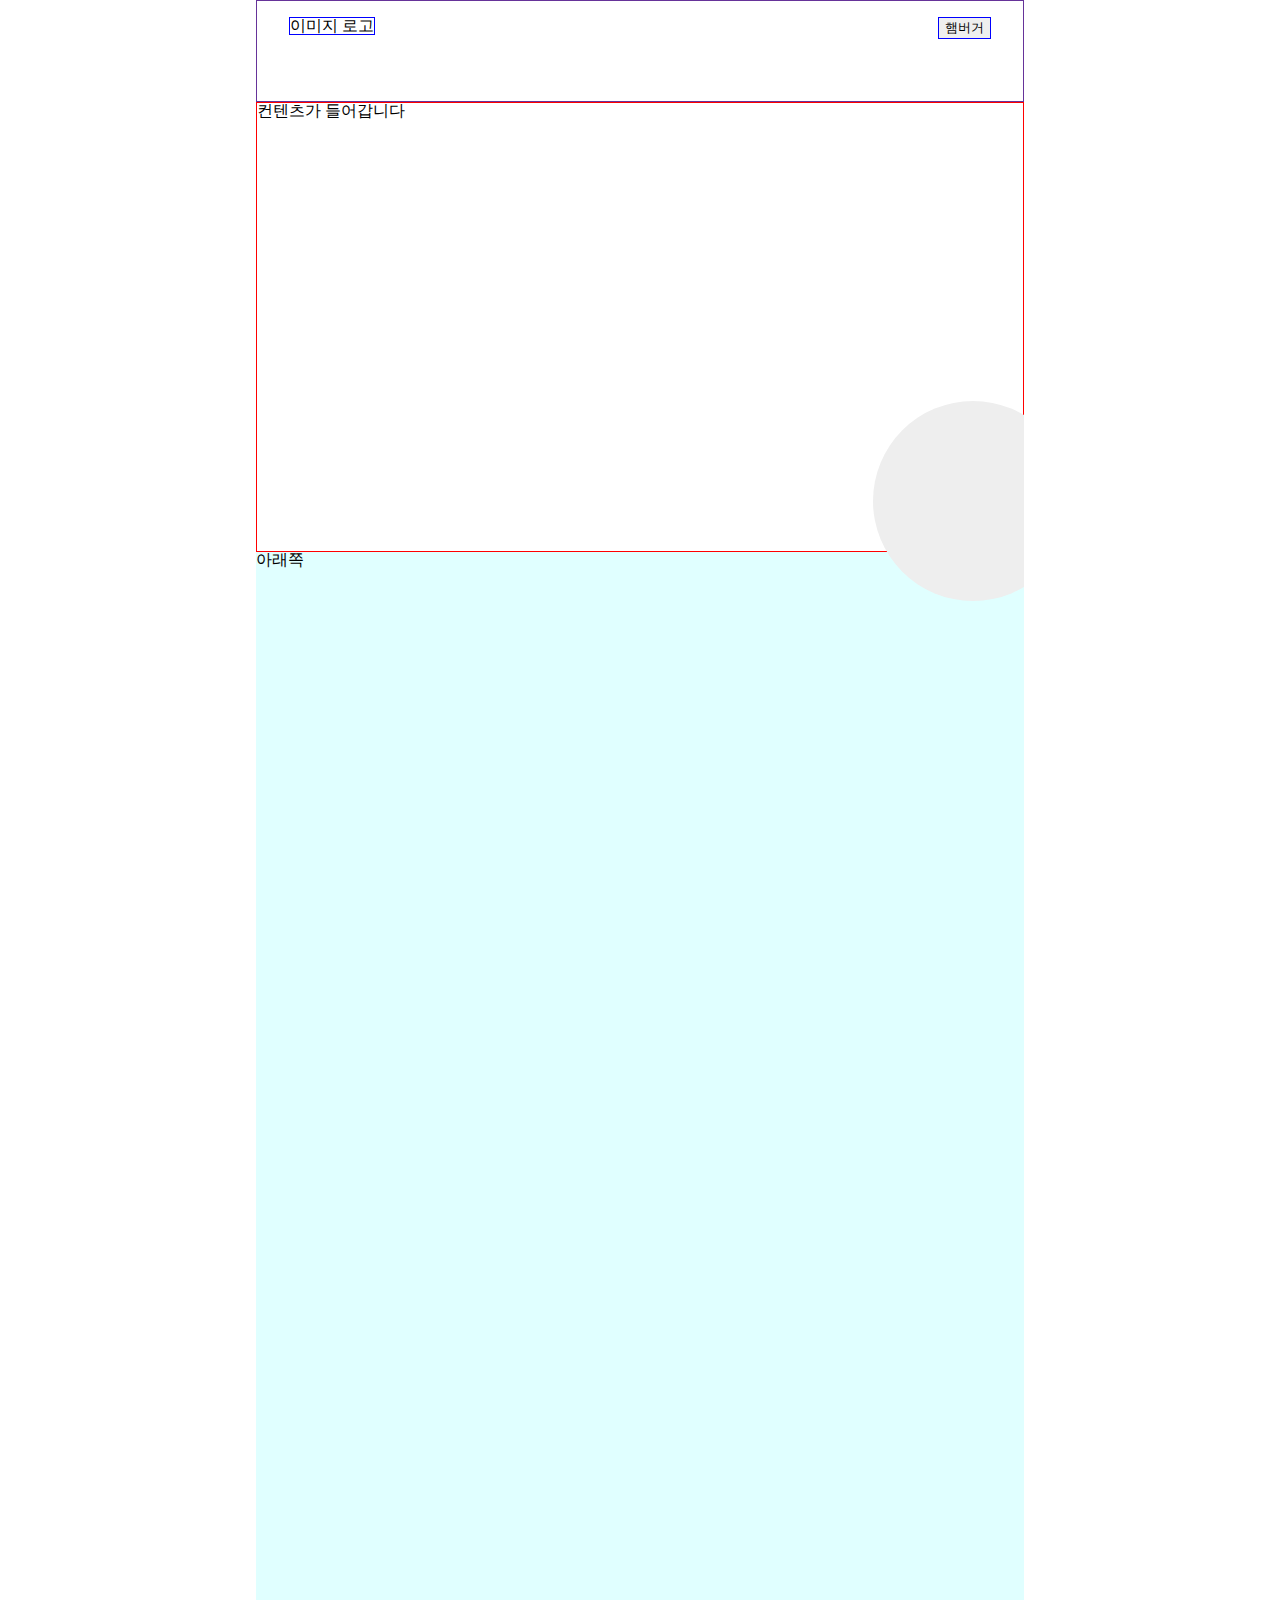
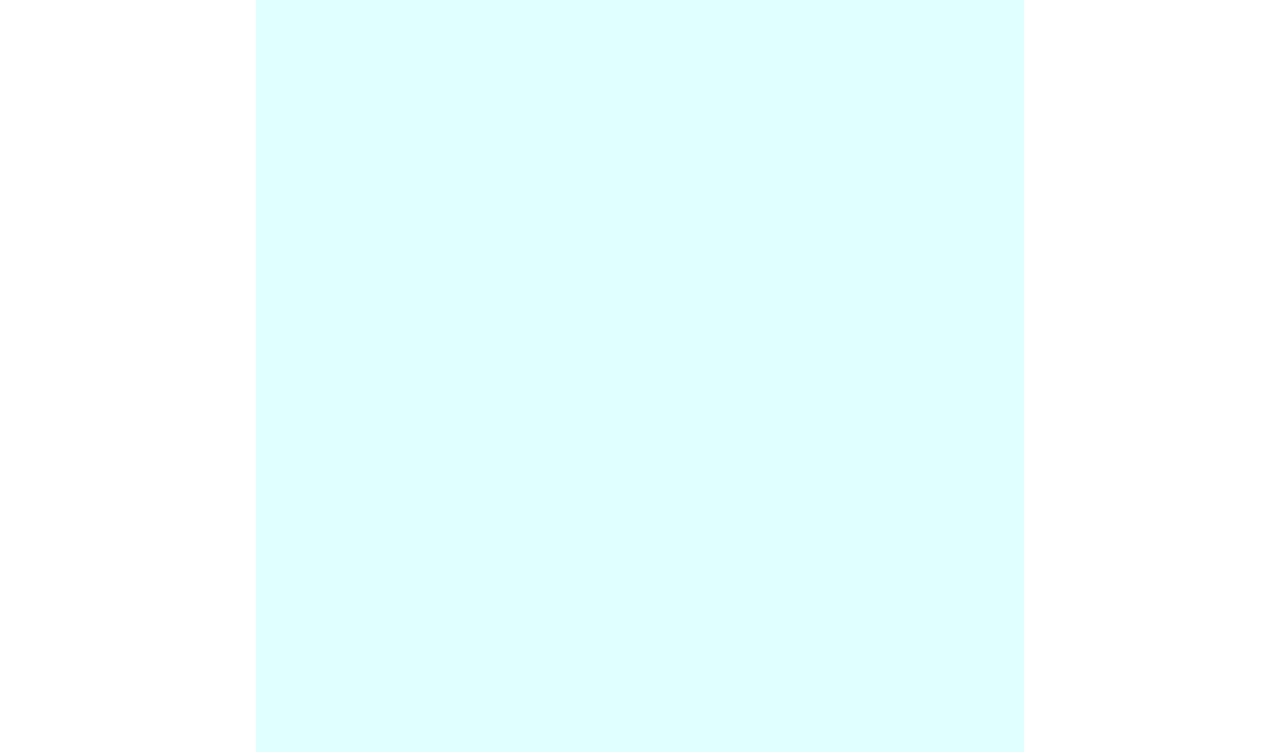
<file: index.html>
<!DOCTYPE html>
<html lang="en">

<head>
    <meta charset="UTF-8">
    <meta http-equiv="X-UA-Compatible" content="IE=edge">
    <meta name="viewport" content="width=device-width, initial-scale=1.0">
    <title>Document</title>
    <link rel="stylesheet" href="reset.css">
    <link rel="stylesheet" href="common.css">
</head>

<body>
    <div class="wrap">
        <header>
            <h1 class="logo">이미지 로고</h1>
            <button class="ham">햄버거</button>
            <nav class="gnb">
                <ul>
                    <li><a href="#">메뉴</a></li>
                </ul>
            </nav>
        </header>
        <section class="sec1">
            컨텐츠가 들어갑니다
        </section>
        <section class="sec2">
            아래쪽
        </section>
    </div>
</body>

</html>
</file>
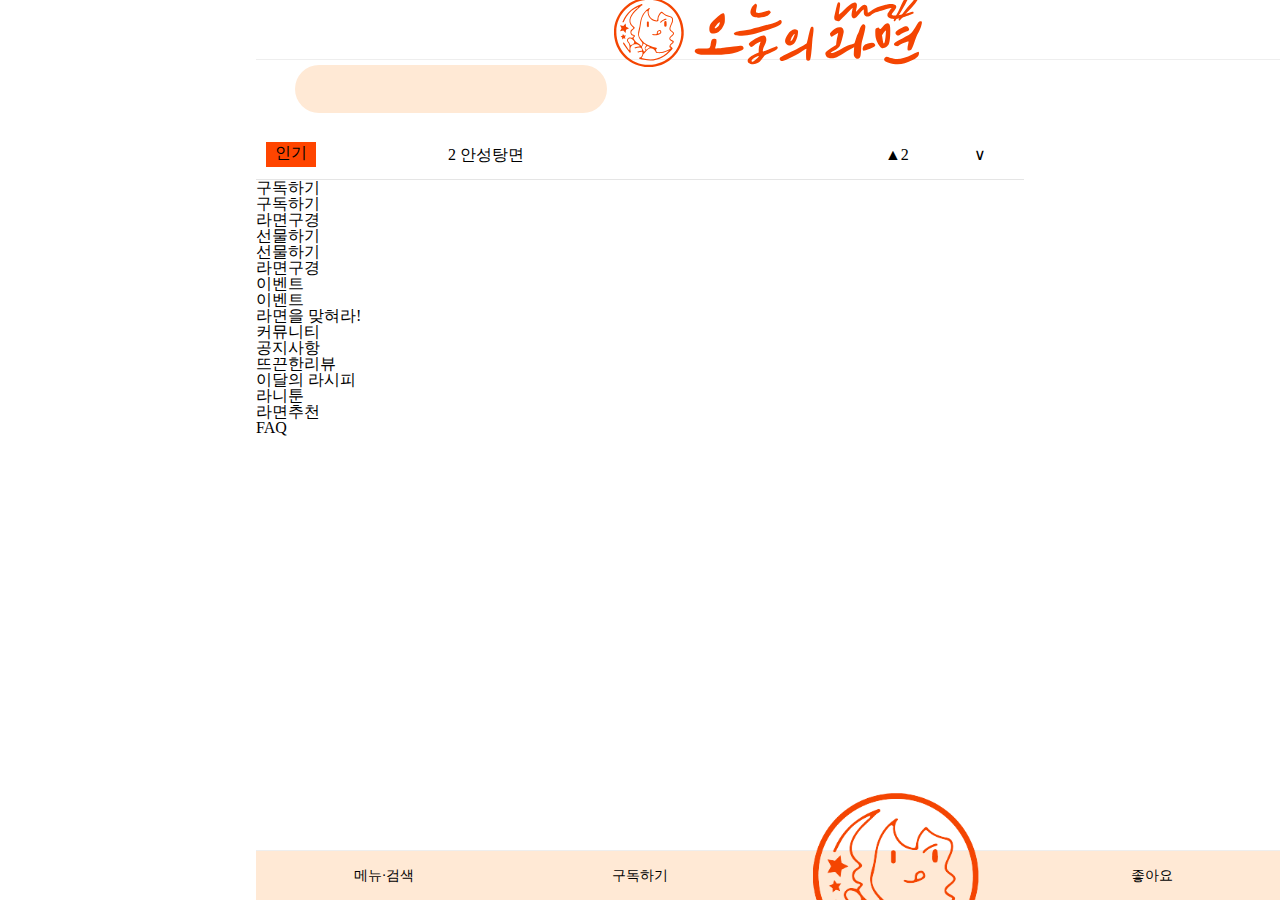
<file: search_menu.html>
<!DOCTYPE html>
<html lang="en">

<head>
    <meta charset="UTF-8">
    <meta http-equiv="X-UA-Compatible" content="IE=edge">
    <meta name="viewport" content="width=device-width, initial-scale=1.0">
    <title>Document</title>
    <link rel="stylesheet" href="./reset.css">
    <link rel="stylesheet" href="https://cdnjs.cloudflare.com/ajax/libs/font-awesome/6.1.1/css/all.min.css"
        integrity="sha512-KfkfwYDsLkIlwQp6LFnl8zNdLGxu9YAA1QvwINks4PhcElQSvqcyVLLD9aMhXd13uQjoXtEKNosOWaZqXgel0g=="
        crossorigin="anonymous" referrerpolicy="no-referrer" />
    <link rel="stylesheet" href="search_menu.css">
</head>

<body>
    <div class="wrap">
        <header>
            <button>
                <i><i class="fa-regular fa-bell"></i></i>
            </button>
            <h1>
                <a href="#"><img src="./img/logo (1).svg" alt="로고" /></a>
            </h1>
            <button>
                <i><i class="fa-solid fa-basket-shopping"></i></i>
            </button>
        </header>
        <nav class="gnb">
            <a href="#">
                <i><i class="fa-solid fa-bars"></i></i>
                <p>메뉴·검색</p>
            </a>
            <a href="#">
                <i><i class="fa-solid fa-tag"></i></i>
                <p>구독하기</p>
            </a>
            <a href="#">
                <img src="./img/logohead.png" alt="" />
            </a>
            <a href="#">
                <i><i class="fa-regular fa-heart"></i></i>
                <p>좋아요</p>
            </a>
            <a href="#">
                <i class="fa-regular fa-user"></i>
                <p>마이페이지</p>
            </a>
        </nav>
        <section class="search_menu">
            <div class="search">
                <a href="#">자세히보기</a>
                <input type="search">
                <i><i class="fa-solid fa-magnifying-glass"></i></i>
            </div>
        </section>
        <section class="rank">
            <span>인기</span>
            <span>2 안성탕면</span>
            <span>▲2</span>
            <span>∨</span>
        </section>

        <section class="main">
            <div>
                <p><strong>구독하기</strong></p>
                <p>구독하기</p>
                <p>라면구경</p>
            </div>
            <div>
                <p><strong>선물하기</strong></p>
                <p>선물하기</p>
                <p>라면구경</p>
            </div>
            <div>
                <p><strong>이벤트</strong></p>
                <p>이벤트</p>
                <p>라면을 맞혀라!</p>
            </div>
            <div>
                <p><strong>커뮤니티</strong></p>
                <p>공지사항</p>
                <p>뜨끈한리뷰</p>
                <p>이달의 라시피</p>
                <p>라니툰</p>
                <p>라면추천</p>
                <p>FAQ</p>
            </div>
        </section>
    </div>
</body>

</html>
</file>
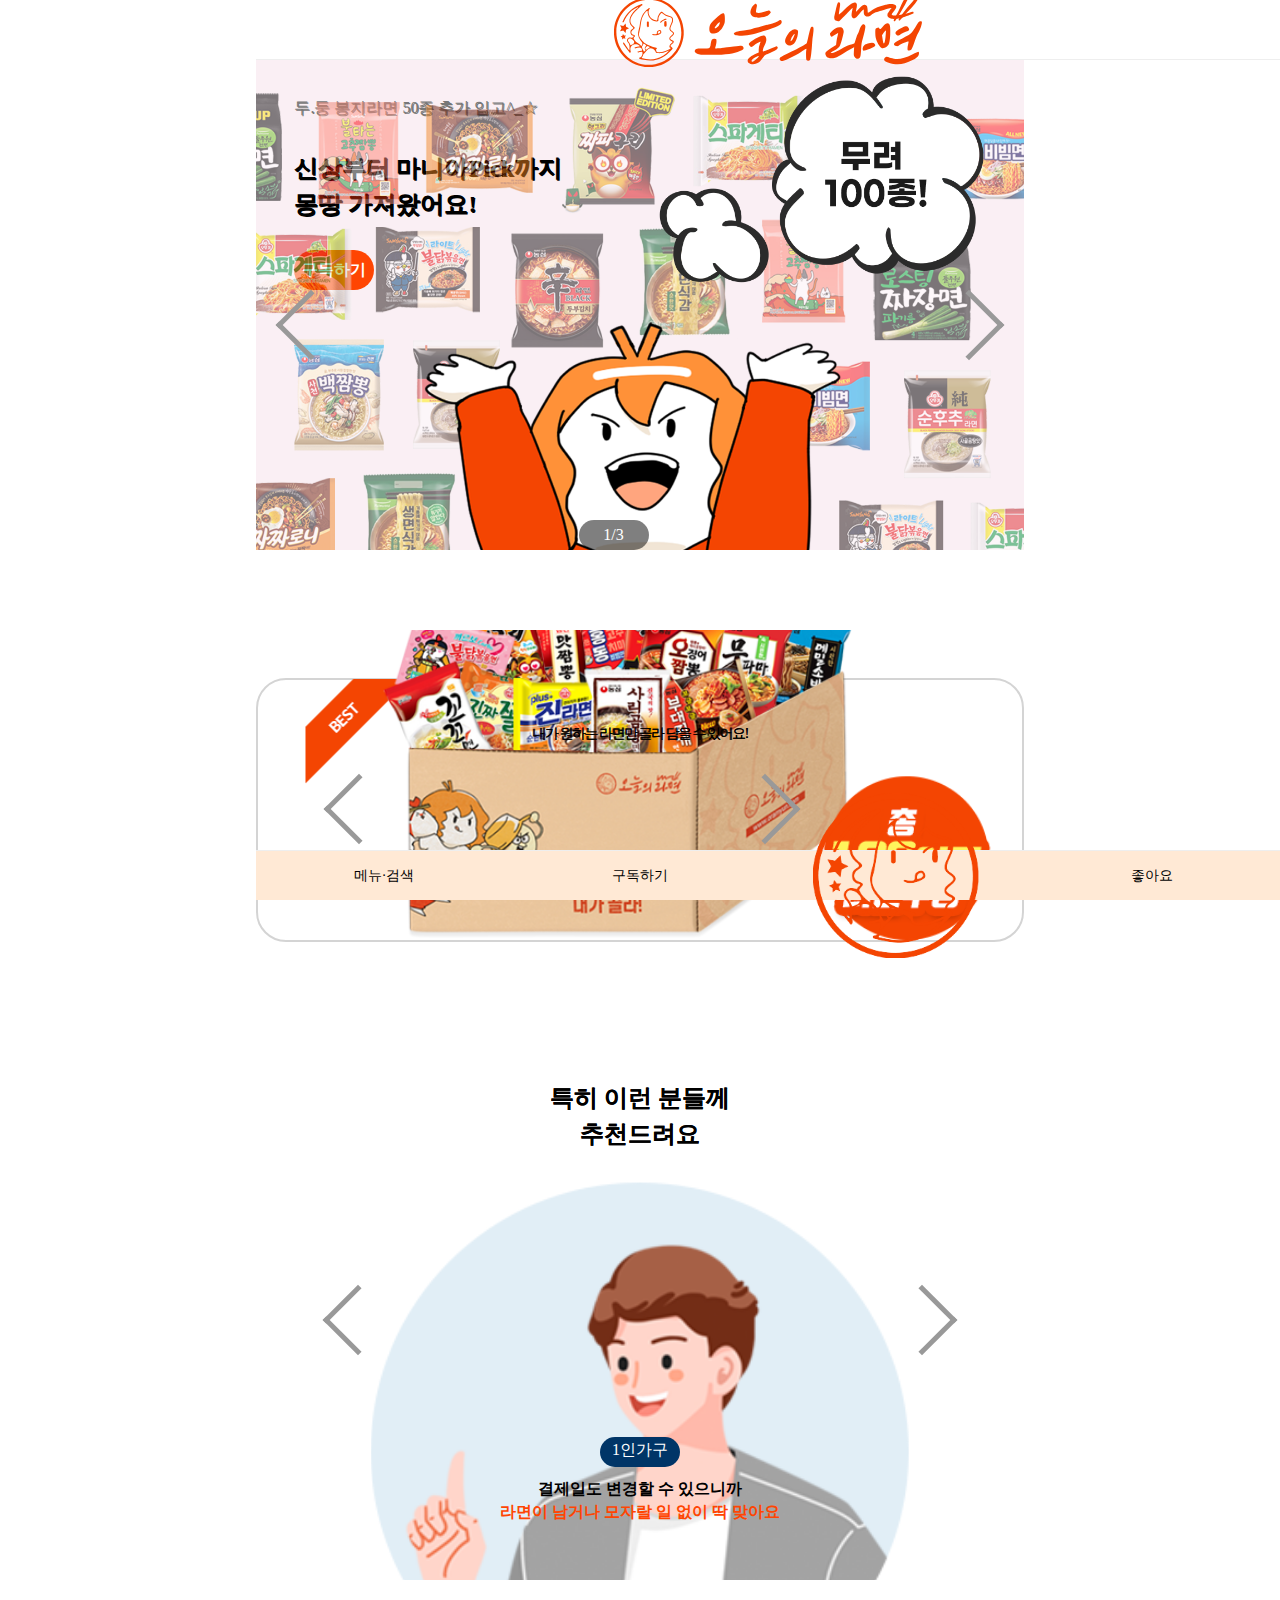
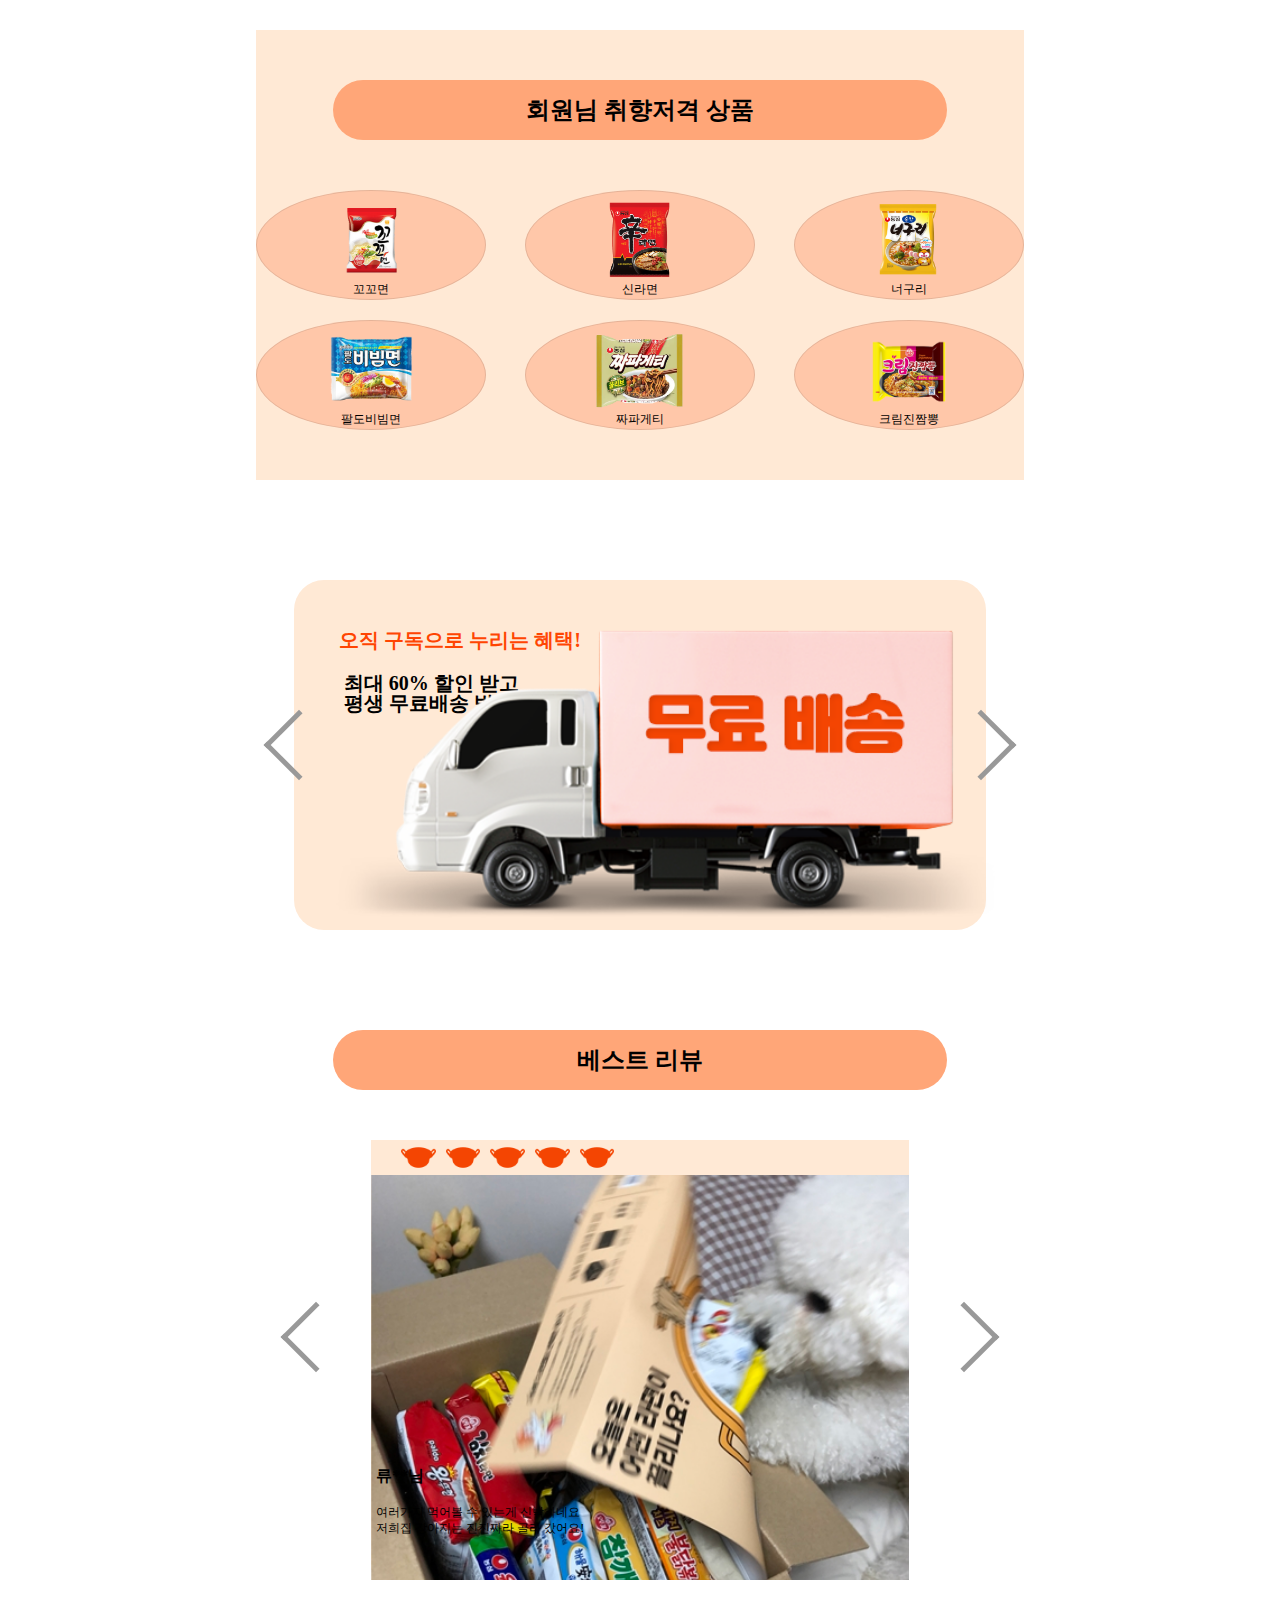
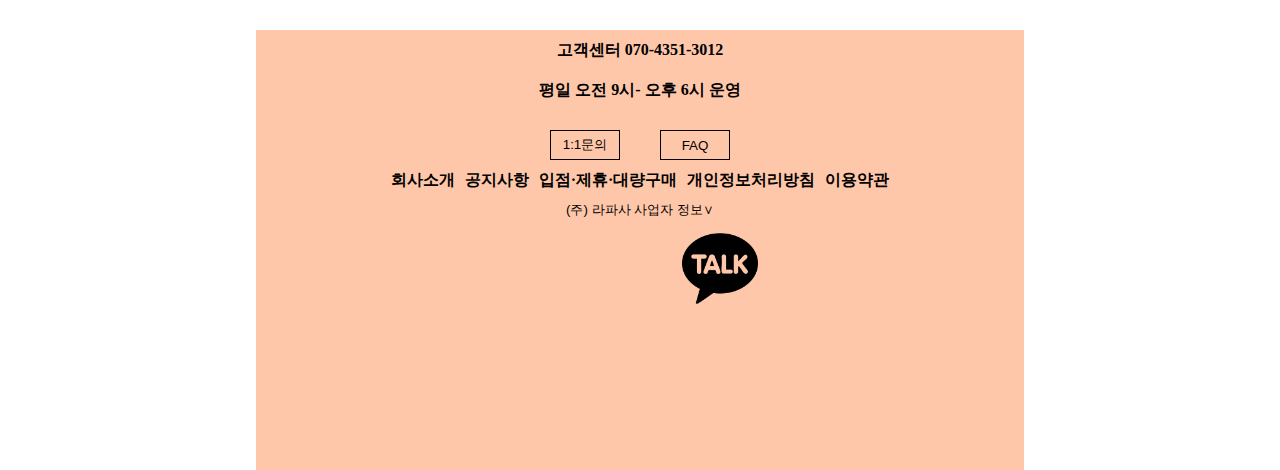
<file: 김무선_오늘의라면_index.html>
<!DOCTYPE html>
<html lang="en">

<head>
  <meta charset="UTF-8" />
  <meta http-equiv="X-UA-Compatible" content="IE=edge" />
  <meta name="viewport" content="width=device-width, initial-scale=1.0" />
  <title>Document</title>
  <link rel="stylesheet" href="reset.css" />
  <link rel="stylesheet" href="https://cdnjs.cloudflare.com/ajax/libs/font-awesome/6.1.1/css/all.min.css"
    integrity="sha512-KfkfwYDsLkIlwQp6LFnl8zNdLGxu9YAA1QvwINks4PhcElQSvqcyVLLD9aMhXd13uQjoXtEKNosOWaZqXgel0g=="
    crossorigin="anonymous" referrerpolicy="no-referrer" />
  <link rel="stylesheet" href="style.css" />
</head>

<body>
  <div class="wrap">
    <header>
      <button>
        <i><i class="fa-regular fa-bell"></i></i>
      </button>
      <h1>
        <a href="#"><img src="./img/logo (1).svg" alt="로고"/></a>
      </h1>
      <button>
        <i><i class="fa-solid fa-basket-shopping"></i></i>
      </button>
    </header>
    <nav class="gnb">
      <a href="#">
        <i><i class="fa-solid fa-bars"></i></i>
        <p>메뉴·검색</p>
      </a>
      <a href="#">
        <i><i class="fa-solid fa-tag"></i></i>
        <p>구독하기</p>
      </a>
      <a href="#">
        <img src="./img/logohead.png" alt="" />
      </a>
      <a href="#">
        <i><i class="fa-regular fa-heart"></i></i>
        <p>좋아요</p>
      </a>
      <a href="#">
        <i class="fa-regular fa-user"></i>
        <p>마이페이지</p>
      </a>
    </nav>
    <section class="event_banner">
      <input type="radio" name="slide" id="slide01" checked />
      <input type="radio" name="slide" id="slide02" />
      <input type="radio" name="slide" id="slide03" />
      <div class="event_slide">
        <ul class="es_list">
          <li>
            <label for="slide03" class="left"></label>
            <label for="slide02" class="right"></label>
            <p>두.둥 봉지라면 50종 추가 입고^_☆</p>
            <p>
              신상부터 마니아Pick까지<br />
              몽땅 가져왔어요!
            </p>
            <a href="#">구독하기</a>
            <img src="./img/100종.png" alt="" />
            <span>1/3</span>
          </li>
          <li>
            <label for="slide01" class="left"></label>
            <label for="slide03" class="right"></label>
            <p>해외라면을 포함한 100여 종 인기라면!</p>
            <p>
              즐겨먹던 라면부터<br />
              궁금했던 라면까지 한 번에
            </p>
            <a href="#">구독하기</a>
            <img src="./img/banner2" alt="" />
            <span>2/3</span>
          </li>
          <li>
            <label for="slide02" class="left"></label>
            <label for="slide01" class="right"></label>
            <!-- <p>혹시...라면 자주 안드시는분!? (;_;)</p>
              <p>
                누구나 부담없이 즐겨요<br />
                5개입 미니박스 출시!
              </p> -->
            <a href="#">구독하기</a>
            <!-- <img src="./img/100종.png" alt="" /> -->
            <span>3/3</span>
          </li>
        </ul>
      </div>
    </section>
    <section class="package_banner">
      <h2>패키지 선택하기</h2>
      <input type="radio" name="slide2" id="slide2_01" checked />
      <input type="radio" name="slide2" id="slide2_02" />
      <input type="radio" name="slide2" id="slide2_03" />
      <input type="radio" name="slide2" id="slide2_04" />
      <input type="radio" name="slide2" id="slide2_05" />
      <!-- <button class="prev">이전</button>
        <button class="next">다음</button> -->
      <div class="package_slide">
        <ul class="package_list">
          <li class="package">
            <label for="slide2_05" class="left"></label>
            <label for="slide2_02" class="right"></label>
            <a href="#">바로가기</a>
            <h3>자유구성</h3>
            <p>내가 원하는 라면만 골라 담을 수 있어요!</p>
            <img src="./img/best.png" alt="" />
            <img src="./img/package1.png" alt="" />
          </li>
          <li class="package">
            <label for="slide2_01" class="left"></label>
            <label for="slide2_03" class="right"></label>
            <a href="#">바로가기</a>
            <h3>컵라면 자유구성</h3>
            <p>물만 부으면 끝! 더 간편하게 즐겨요</p>
            <img src="./img/컵 위.png" alt=""/>
            <img src="./img/컵.svg" alt="" />
          </li>
          <li class="package">
            <label for="slide2_02" class="left"></label>
            <label for="slide2_04" class="right"></label>
            <a href="#">바로가기</a>
            <h3>베지패키지</h3>
            <p>채식으로 건강과 환경을 챙겨요!</p>
            <img src="./img/베지 위.png" alt=""/>
            <img src="./img/베지.svg" alt="" />
          </li>
          <li class="package">
            <label for="slide2_03" class="left"></label>
            <label for="slide2_05" class="right"></label>
            <a href="#">바로가기</a>
            <h3>스테디셀러</h3>
            <p>누구나 즐겨먹는 인기라면을 골랐어요!</p>
            <img src="./img/best.png" alt="" />
            <img src="./img/스테디셀러.svg" alt="" />
          </li>
          <li class="package">
            <label for="slide2_04" class="left"></label>
            <label for="slide2_01" class="right"></label>
            <a href="#">바로가기</a>
            <h3>스파이시 패키지</h3>
            <p>맵부심 모여라! 스트레스가 확 풀리는맛</p>
            <img src="./img/best.png" alt="" />
            <img src="./img/스파이시.svg" alt="" />
          </li>
        </ul>
      </div>
    </section>
    <section class="persona_banner">
      <input type="radio" name="slide3" id="slide3_01" checked />
      <input type="radio" name="slide3" id="slide3_02" />
      <input type="radio" name="slide3" id="slide3_03" />
      <input type="radio" name="slide3" id="slide3_04" />
      <input type="radio" name="slide3" id="slide3_05" />
      <h2>특히 이런 분들께<br />추천드려요</h2>
      <div class="persona_slide">
        <ul class="persona_list">
          <li class="persona">
            <label for="slide3_05" class="left"></label>
            <label for="slide3_02" class="right"></label>
            <img src="./img/페르소나5.svg" alt="" />
            <p>1인가구</p>
            <span>결제일도 변경할 수 있으니까</span>
            <span>라면이 남거나 모자랄 일 없이 딱 맞아요</span>
          </li>
          <li class="persona">
            <label for="slide3_01" class="left"></label>
            <label for="slide3_03" class="right"></label>
            <img src="./img/자취생.svg" alt="" />
            <p>자취생</p>
            <span>5개 묶음은 너무 많은데</span>
            <span>한봉지씩 고를 수 있어 좋아요</span>
          </li>
          <li class="persona">
            <label for="slide3_02" class="left"></label>
            <label for="slide3_04" class="right"></label>
            <img src="./img/페르소나2.svg" alt="" />
            <p>라면광</p>
            <span>안먹어봤던 라면도있네요</span>
            <span>편의점보다 종류가 더 다양해요</span>
          </li>
          <li class="persona">
            <label for="slide3_03" class="left"></label>
            <label for="slide3_05" class="right"></label>
            <img src="./img/페르소나3.svg" alt="" />
            <p>주부</p>
            <span>라면을 자주 먹지 않는데</span>
            <span>세 달에 1회만 배송 받을 수 있네요</span>
          </li>
          <li class="persona">
            <label for="slide3_04" class="left"></label>
            <label for="slide3_01" class="right"></label>
            <img src="./img/페르소나4.svg" alt="" />
            <p>학생</p>
            <span>일주일에 2~3번 라면을 먹는데</span>
            <span>매일 다른 라면을 즐길 수 있어요</span>
          </li>
        </ul>
      </div>
    </section>
    <section class="taste">
      <h2>회원님 취향저격 상품</h2>
      <div class="taste_img">
        <div>
          <a href="#">바로가기</a>
          <img src="./img/꼬꼬면.svg" alt="" />
          <span>꼬꼬면</span>
        </div>
        <div>
          <a href="#">바로가기</a>
          <img src="./img/신라면.svg" alt="" />
          <span>신라면</span>
        </div>
        <div>
          <a href="#">바로가기</a>
          <img src="./img/너구리.svg" alt="" />
          <span>너구리</span>
        </div>
        <div>
          <a href="#">바로가기</a>
          <img src="./img/팔도비빔면.svg" alt="" />
          <span>팔도비빔면</span>
        </div>
        <div>
          <a href="#">바로가기</a>
          <img src="./img/짜파게티.svg" alt="" />
          <span>짜파게티</span>
        </div>
        <div>
          <a href="#">바로가기</a>
          <img src="./img/크림진짬뽕.svg" alt="" />
          <span>크림진짬뽕</span>
        </div>
      </div>
    </section>
    <section class="benefit">
      <input type="radio" name="slide4" id="slide4_01" checked />
      <input type="radio" name="slide4" id="slide4_02" />
      <input type="radio" name="slide4" id="slide4_03" />
      <input type="radio" name="slide4" id="slide4_04" />
      <div class="benefit_slide">
        <ul class="benefit_list">
          <li class="benefit_inner">
            <label for="slide4_04" class="left"></label>
            <label for="slide4_02" class="right"></label>
            <span>오직 구독으로 누리는 혜택!</span>
            <span>최대 60% 할인 받고<br />평생 무료배송 받아요!</span>
            <img src="./img/img_about_bg01.png" alt="" />
          </li>
          <li class="benefit_inner">
            <label for="slide4_01" class="left"></label>
            <label for="slide4_03" class="right"></label>
            <span>당연히 매달 안 드셔도 돼요!</span>
            <span>라면 수량과 배송주기도<br />나에게 맞게 선택해요</span>
            <img src="./img/베니핏2.png" alt="" />
          </li>
          <li class="benefit_inner">
            <label for="slide4_02" class="left"></label>
            <label for="slide4_04" class="right"></label>
            <span>매번 다른 라면으로 먹어봐야죠!</span>
            <span>배송 받을 라면을<br />언제든지 변경해요!</span>
            <img src="./img/베네핏3.png" alt="" />
          </li>
          <li class="benefit_inner">
            <label for="slide4_03" class="left"></label>
            <label for="slide4_01" class="right"></label>
            <span>해외라면을 포함한 100여종 인기라면!</span>
            <span>즐겨먹던 라면부터<br />궁금했던 라면까지 한 번에</span>
            <img src="./img/베네핏4.png" alt="" />
          </li>
        </ul>
      </div>
    </section>
    <section class="review_banner">
      <input type="radio" name="slide5" id="slide5_01" checked />
      <input type="radio" name="slide5" id="slide5_02" />
      <input type="radio" name="slide5" id="slide5_03" />
      <h2>베스트 리뷰</h2>
      <div class="review_slide">
        <ul class="review_list">
          <li class="review">
            <label for="slide5_03" class="left"></label>
            <label for="slide5_02" class="right"></label>
            <div class="score">
              <img src="./img/별점.png" alt="" />
              <img src="./img/별점.png" alt="" />
              <img src="./img/별점.png" alt="" />
              <img src="./img/별점.png" alt="" />
              <img src="./img/별점.png" alt="" />
            </div>
            <img src="./img/리뷰.svg" alt="" />
            <p>류**님</p>
            <span>여러가지 먹어볼 수 있는게 신박하네요<br> 저희집 강아지는 진진짜라
              골라 갔어요!</span>
          </li>
          <li class="review">
            <label for="slide5_01" class="left"></label>
            <label for="slide5_03" class="right"></label>
            <div class="score">
              <img src="./img/별점.png" alt="" />
              <img src="./img/별점.png" alt="" />
              <img src="./img/별점.png" alt="" />
              <img src="./img/별점.png" alt="" />
              <img src="./img/별점.png" alt="" />
            </div>
            <img src="./img/리뷰2.svg" alt="" />
            <p>조**님</p>
            <span>이 이쁜 상자 뭔가요? 라면도 마음대로<br />골라 맘에 쏙 들어요!</span>
          </li>
          <li class="review">
            <div class="score">
              <label for="slide5_02" class="left"></label>
              <label for="slide5_01" class="right"></label>
              <img src="./img/별점.png" alt="" />
              <img src="./img/별점.png" alt="" />
              <img src="./img/별점.png" alt="" />
              <img src="./img/별점.png" alt="" />
              <img src="./img/별점.png" alt="" />
            </div>
            <img src="./img/리뷰3.svg" alt="" />
            <p>김**님</p>
            <span>오늘의 라면을 개봉하니 냄비속 라면이 기똥차요<br />우리집이 6대 짬뽕집이 되었네요!</span>
          </li>
        </ul>
      </div>
    </section>
    <footer>
      <p>고객센터 070-4351-3012</p>
      <p>평일 오전 9시- 오후 6시 운영</p>
      <div class="btn">
        <button>1:1문의</button>
        <button>FAQ</button>
      </div>
      <div class="txt">
        <span>회사소개</span>
        <span>공지사항</span>
        <span>입점·제휴·대량구매</span>
        <span>개인정보처리방침</span>
        <span>이용약관</span>
      </div>
      <div class="plus">
        <button>&#40;주&#41; 라파사 사업자 정보∨</button>
        <div>
          <p>&#40;주&#41; 라파사 대표 박종덕</p>
          <p>주소 부산 해운대구 센텀북대로60 센텀ls타워 107호</p>
          <p>사업자등록번호 732-86-02695</p>
          <p>문의메일 rrh@uxis.co.kr</p>
          <p>팩스번호 051-780-8157</p>
        </div>
      </div>
      <div class="icon">
        <i><i class="fa-brands fa-instagram"></i></i>
        <i><i class="fa-brands fa-facebook-f"></i></i>
        <i><i class="fa-brands fa-youtube"></i></i>
        <i><i class="fa-brands fa-twitter"></i></i>
        <img src="./img/free-icon-kakao-talk-2111496.png" alt="" />
      </div>
    </footer>
  </div>
</body>

</html>
</file>
<file: common.css>
.wrap {
    overflow: hidden;
    max-width: 768px;
    width: 100%;
    margin: auto;
}

header {
    position: relative;
    border: 1px solid rebeccapurple;
    padding-top: 100px;

}

header>* {
    position: absolute;
    border: 1px solid blue;
}

header>.logo {
    left: 2rem;
    top: 1rem;
}

header>.ham {
    right: 2rem;
    top: 1rem;
}

header>.gnb {
    position: fixed;
    width: 80%;
    top: 100px;
    height: calc(100vh - 100px);
    background-color: rgba(0, 0, 0, 0.3);
    right: 0;
    display: none;
}

header>.gnb.on {
    display: block;
}

.sec1 {
    border: 1px solid red;
    position: relative;
    height: 50vh;
}

.sec1::after {
    content: '';
    position: absolute;
    width: 200px;
    height: 200px;
    border-radius: 50%;
    bottom: -50px;
    right: -50px;
    background-color: #eee;
}

.sec2 {
    height: 200vh;
    background-color: lightcyan;
}
</file>
<file: search_menu.css>
.wrap {
    overflow: hidden;
    max-width: 768px;
    width: 100%;
    margin: auto;
}

ul,
li {
    text-decoration: no;
    list-style: none;
}


/* 헤더 영역 */
header {
    z-index: 1000;
    position: fixed;
    height: 100px;
    display: flex;
    justify-content: space-between;
    align-items: center;
    flex: 1;
    height: 60px;
    border-bottom: 1px solid #eee;
    background-color: white;
}

header h1 {
    text-align: center;
    width: 30%;
}

header h1 img {
    width: 100%;
}

header>button {
    display: flex;
    align-items: center;
    background-color: white;
    border: none;
}

header>button:hover {
    background-color: rgba(0, 0, 0, 0.1);
}

header>button:first-of-type {
    left: 5%;
}

header>button:last-of-type {
    right: 5%;
}

header>button i {
    font-size: 1.5em;
}

/* gnb영역 */

.gnb {
    position: fixed;
    display: flex;
    justify-content: space-between;
    align-items: center;
    width: 100%;
    height: 50px;
    background-color: #ffe9d5;
    bottom: 0;
    z-index: 1000;
    border-top: 1px solid #eee;
}

.gnb>* {
    white-space: nowrap;
}

.gnb>a {
    width: calc(100% / 5);
    height: 100%;
    display: flex;
    flex-direction: column;
    justify-content: center;
    align-content: center;
    flex: 1;
}

.gnb>a img {
    width: 65%;
    margin: 0 auto;
}

.gnb>a img:hover {
    background-color: rgba(0, 0, 0, 0.1);
}

.gnb i {
    font-size: 24px;
    text-align: center;
}

.gnb i:hover,
.gnb i:hover~p {
    color: #ff4502;
}

.gnb>a p {
    font-size: 14px;
    text-align: center;
}

.gnb>a:last-of-type {
    padding-top: 5px;
}

.search_menu {
    margin-top: 65px;
    width: 390px;
    height: 60px;
    margin-bottom: 5px;
}


.search_menu .search {
    position: relative;
    width: 100%;
    height: 60px;
}

.search_menu .search > * {
    position: absolute;
}

.search>input {
    margin: 0 10%;
    width: 80%;
    height: 80%;
    background-color: #ffe9d5;
    outline: none;
    border: none;
    border-radius: 24px;
    right: 0;
    text-align: center;
}

.search i {
    font-size: 2rem;
    right: 15%;
    top: 7%;
}

.search a {
    width: 100%;
    height: 100%;
    color: transparent;
    z-index: 1;
}

.rank {
    position: relative;
    width: 100%;
    height: 50px;
    border-bottom: 1px solid rgba(0, 0, 0, 0.1);
    display: flex;
    align-items: center;
}

.rank > * {
    position: absolute;
}


.rank span:first-of-type {
    width: 50px;
    height: 25px;
    background-color: orangered;
    text-align: center;
    line-height: 22px;
    left: 10px;
}

.rank span:nth-of-type(2) {
    left: 25%;
}

.rank span:nth-of-type(3) {
    right: 15%;
}

.rank span:nth-of-type(4) {
    right: 5%;
}
</file>
<file: style.css>
.wrap {
  overflow: hidden;
  max-width: 768px;
  width: 100%;
  margin: auto;
}

ul,
li {
  text-decoration: no;
  list-style: none;
}

input {
  display: none;
}

/* 헤더 영역 */
header {
  z-index: 1000;
  position: fixed;
  height: 100px;
  display: flex;
  justify-content: space-between;
  align-items: center;
  flex: 1;
  height: 60px;
  border-bottom: 1px solid #eee;
  background-color: white;
}

header h1 {
  text-align: center;
  width: 30%;
}

header h1 img {
  width: 100%;
}

header>button {
  display: flex;
  align-items: center;
  background-color: white;
  border: none;
}

header>button:hover {
  background-color: rgba(0, 0, 0, 0.1);
}

header>button:first-of-type {
  left: 5%;
}

header>button:last-of-type {
  right: 5%;
}

header>button i {
  font-size: 1.5em;
}

/* gnb영역 */

.gnb {
  position: fixed;
  display: flex;
  justify-content: space-between;
  align-items: center;
  width: 100%;
  height: 50px;
  background-color: #ffe9d5;
  bottom: 0;
  z-index: 1000;
  border-top: 1px solid #eee;
}

.gnb>* {
  white-space: nowrap;
}

.gnb>a {
  width: calc(100% / 5);
  height: 100%;
  display: flex;
  flex-direction: column;
  justify-content: center;
  align-content: center;
  flex: 1;
}

.gnb>a img {
  width: 65%;
  margin: 0 auto;
}

.gnb>a img:hover {
  background-color: rgba(0, 0, 0, 0.1);
}

.gnb i {
  font-size: 24px;
  text-align: center;
}

.gnb i:hover,
.gnb i:hover~p {
  color: #ff4502;
}

.gnb>a p {
  font-size: 14px;
  text-align: center;
}

.gnb>a:last-of-type {
  padding-top: 5px;
}

/* 이벤트영역 */

.event_banner {
  margin-bottom: 80px;
  height: 500px;
  background-color: #faeff4;
  margin-top: 50px;
  overflow: hidden;
  width: 100%;
}

.event_banner [id='slide01']:checked~.event_slide .es_list>li {
  transform: translateX(0%);
}

.event_banner [id='slide02']:checked~.event_slide .es_list>li {
  transform: translateX(-102%);
}

.event_banner [id='slide03']:checked~.event_slide .es_list>li {
  transform: translateX(-202%);
}

.event_banner input {
  display: none;
}

.event_banner>.event_slide>ul>li>* {
  position: absolute;
}

.event_banner ul {
  white-space: nowrap;
  height: 100%;
  width: 100%;
}

.event_banner ul>li {
  position: relative;
  display: inline-block;
  height: 500px;
  width: 100%;
  transition: all 0.5s;
}

.event_banner ul>li:nth-of-type(2) {
  background-color: rgb(255, 238, 228);
}

.event_banner ul>li:nth-of-type(3) {
  background-image: url(./img/WC_BOARD_TXT_202201051000074961.png);
  background-repeat: no-repeat;
  background-position: center;
  background-size: cover;
  width: 100.5%;
}

.event_banner ul>li:nth-of-type(3)>a {
  background-color: #003567 !important;
  width: 160px !important;
  height: 80px !important;
  border-radius: 40px !important;
  left: 50% !important;
  transform: translateX(-50%) !important;
  top: 70% !important;
  line-height: 80px !important;
  font-size: 1.5em;
}

.event_banner>.event_slide ul>li img {
  width: 100%;
  bottom: 0px;
  right: 0;
}

.event_banner>.event_slide ul>li:nth-of-type(2) img {
  width: 100%;
  bottom: 0px;
  right: 0;
}

.event_banner .es_list label {
  position: absolute;
  top: 50%;
  transform: translateY(-50%);
  padding: 20px;
  cursor: pointer;
  z-index: 10;
}

.event_banner .es_list .left {
  left: 30px;
  width: 50px;
  height: 50px;
  border-top: 5px solid #999;
  border-right: 5px solid #999;
  transform: rotate(225deg);
}

.event_banner .es_list .right {
  right: 30px;
  width: 50px;
  height: 50px;
  border-top: 5px solid #999;
  border-right: 5px solid #999;
  transform: rotate(45deg);
}

.event_banner>.event_slide ul>li p:first-of-type {
  left: 5%;
  top: 10%;
  color: #777777;
  text-shadow: 1px 1px;
}

.event_banner>.event_slide ul>li p:nth-of-type(2) {
  left: 5%;
  top: 20%;
  font-weight: bold;
  font-size: 1.5em;
  text-shadow: 1px 1px;
  line-height: 1.5em;
}

.event_banner>.event_slide ul>li a {
  width: 80px;
  height: 40px;
  border-radius: 20px;
  text-align: center;
  line-height: 40px;
  background-color: #ff4502;
  left: 5%;
  top: 40%;
  color: white;
  font-weight: bold;
}

.event_banner span {
  background-color: rgba(0, 0, 0, 0.5);
  color: white;
  left: 42%;
  bottom: 0%;
  width: 70px;
  height: 30px;
  border-radius: 15px;
  text-align: center;
  line-height: 30px;
}

.event_banner ul {
  white-space: nowrap;
  height: 100%;
  width: 100%;
}

/* 패키지 영역 */

.package_banner {
  position: relative;
  height: 400px;
  margin-bottom: 50px;
  overflow: hidden;
}

.package_banner ul>li {
  position: relative;
  display: inline-block;
  height: 500px;
  width: 100%;
  transition: all 0.5s;
}

.package_banner h2 {
  text-align: center;
  font-size: 1.5em;
  font-weight: bold;
  text-shadow: 0.3px 0.3px;
  line-height: 2em;
}

.package_banner ul>li>* {
  position: absolute;
}

.package_banner ul li label {
  position: absolute;
  top: 40%;
  transform: translateY(-50%);
  padding: 20px;
  cursor: pointer;
  z-index: 10;
}

.package_banner .package .left {
  left: 10%;
  width: 50px;
  height: 50px;
  border-top: 5px solid #999;
  border-right: 5px solid #999;
  transform: rotate(225deg);
}

.package_banner>.package_slide ul .package .right {
  margin-left: 100px;
  right: 0;
  width: 50px;
  height: 50px;
  border-top: 5px solid #999;
  border-right: 5px solid #999;
  transform: rotate(45deg);
}

.package_banner [id='slide2_01']:checked~.package_slide .package_list>li {
  transform: translateX(0%);
}

.package_banner [id='slide2_02']:checked~.package_slide .package_list>li {
  transform: translateX(-100%);
}

.package_banner [id='slide2_03']:checked~.package_slide .package_list>li {
  transform: translateX(-200%);
}

.package_banner [id='slide2_04']:checked~.package_slide .package_list>li {
  transform: translateX(-300%);
}

.package_banner [id='slide2_05']:checked~.package_slide .package_list>li {
  transform: translateX(-400%);
}

.package_banner .package {
  border: 2px solid #d4d4d4;
  border-radius: 30px;
  padding: 10px;
  position: absolute;
  height: 264px;
  width: 100%;
  background-color: white;
}

.package_banner .package:hover {
  border: 2px solid #ff4502;
}

.package_banner .package:nth-of-type(2) {
  right: -100%;
}

.package_banner .package:nth-of-type(3) {
  right: -200%;
}

.package_banner .package:nth-of-type(4) {
  right: -300%;
}

.package_banner .package:nth-of-type(5) {
  right: -400%;
}


.package_banner .package>* {
  position: absolute;
  left: 50%;
  transform: translateX(-50%);
}

.package_banner .package a {
  width: 100%;
  height: 100%;
  z-index: 2;
  opacity: 0;
}

.package_banner .package img:first-of-type {
  left: 13.1%;
  top: -1px;
}

.package_banner .package img:last-of-type {
  width: 100%;
  bottom: 0;
}

.package_banner .package h3 {
  text-align: center;
  font-weight: bold;
  font-size: 1.25em;
  text-shadow: 1px 1px;
  line-height: 2em;
}

.package_banner .package p {
  text-align: center;
  font-size: 14px;
  text-shadow: 0.3px 0.3px;
  line-height: 5.5em;
  top: 15px;
  white-space: nowrap;
  z-index: 1;
  letter-spacing: -1.5px;
}

/* 페르소나 영역 */

.persona_banner {
  height: 500px;
  width: 100%;
  margin-bottom: 50px;
  overflow: hidden;
  position: relative;
}

.persona_banner h2 {
  text-align: center;
  font-size: 1.5em;
  text-shadow: 0.3px 0.3px;
  font-weight: bold;
  line-height: 1.5em;
  margin-bottom: 30px;
}

.persona_banner .persona_list {
  white-space: nowrap;
}

.persona_banner .persona {
  width: 100%;
  height: 450px;
  position: relative;
  display: inline-block;
  transition: all 0.5s;
}

.persona_banner .persona>* {
  position: absolute;
}

.persona_banner ul li label {
  position: absolute;
  top: 25%;
  transform: translateY(-50%);
  padding: 20px;
  cursor: pointer;
  z-index: 10;
}

.persona_banner .persona .left {
  left: 10%;
  width: 50px;
  height: 50px;
  border-top: 5px solid #999;
  border-right: 5px solid #999;
  transform: rotate(225deg);
}

.persona_banner>.persona_slide ul .persona .right {
  right: 10%;
  width: 50px;
  height: 50px;
  border-top: 5px solid #999;
  border-right: 5px solid #999;
  transform: rotate(45deg);
}

.persona_banner .persona img {
  width: 70%;
  left: 50%;
  transform: translateX(-50%);
}

.persona_banner [id='slide3_01']:checked~.persona_slide .persona_list>li {
  transform: translateX(0%);
}

.persona_banner [id='slide3_02']:checked~.persona_slide .persona_list>li {
  transform: translateX(-100%);
}

.persona_banner [id='slide3_03']:checked~.persona_slide .persona_list>li {
  transform: translateX(-200%);
}

.persona_banner [id='slide3_04']:checked~.persona_slide .persona_list>li {
  transform: translateX(-300%);
}

.persona_banner [id='slide3_05']:checked~.persona_slide .persona_list>li {
  transform: translateX(-400%);
}

.persona_banner .persona>p {
  background-color: #003567;
  border-radius: 15px;
  width: 80px;
  height: 30px;
  color: white;
  text-align: center;
  line-height: 26px;
  top: 60%;
  left: 50%;
  transform: translate(-50%, -50%);
}

.persona_banner .persona>span {
  bottom: 30%;
  left: 50%;
  transform: translateX(-50%);
  text-align: center;
  white-space: nowrap;
  font-weight: bold;
}

.persona_banner .persona_list>.persona span:last-of-type {
  bottom: 25%;
  color: #ff4502;
}

/* taste 영역 */

.taste {
  height: 450px;
  margin-bottom: 100px;
  padding-top: 50px;
  background-color: #ffe9d5;
}

.taste>h2 {
  margin: auto;
  text-align: center;
  line-height: 60px;
  font-size: 1.5em;
  font-weight: bold;
  background-color: #ffa678;
  width: 80%;
  height: 60px;
  border-radius: 30px;
  margin-bottom: 50px;
}

.taste .taste_img {
  display: flex;
  flex-wrap: wrap;
  justify-content: space-between;
}

.taste .taste_img a {
  width: 100%;
  border: 1px solid rgba(0, 0, 0, 0.1);
  height: 100%;
  border-radius: 50%;
  color: transparent;
  z-index: 1;
}

.taste .taste_img a:hover {
  border: 1px solid #ff4502
}

.taste .taste_img div {
  position: relative;
  background-color: #ffc7a9;
  border-radius: 50%;
  width: 30%;
  height: 110px;
  text-align: center;
  display: flex;
  flex-direction: column;
  align-items: center;
  bottom: 0;
  margin-bottom: 20px;
}

.taste .taste_img div img {
  position: absolute;
  height: 70%;
  top: 45%;
  transform: translateY(-50%);
}

.taste .taste_img div span {
  position: absolute;
  bottom: 5px;
  font-size: 12px;
}

/* benefit 영역 */

.benefit {
  position: relative;
  height: 350px;
  width: 100%;
  margin-bottom: 100px;
  overflow: hidden;
}

.benefit .benefit_list {
  white-space: nowrap;
}

.benefit .benefit_list .benefit_inner {
  position: relative;
  background-color: #ffe9d5;
  border-radius: 30px;
  width: 90%;
  height: 350px;
  margin: 0 5%;
  display: inline-block;
  transition: all .5s;
}

.benefit .benefit_list .benefit_inner>* {
  position: absolute;
}

.benefit ul li label {
  position: absolute;
  top: 40%;
  transform: translateY(-50%);
  padding: 20px;
  cursor: pointer;
  z-index: 10;
}

.benefit .benefit_inner .left {
  left: -3%;
  width: 50px;
  height: 50px;
  border-top: 5px solid #999;
  border-right: 5px solid #999;
  transform: rotate(225deg);
}

.benefit .benefit_inner .right {
  right: -3%;
  width: 50px;
  height: 50px;
  border-top: 5px solid #999;
  border-right: 5px solid #999;
  transform: rotate(45deg);
}

.benefit [id='slide4_01']:checked~.benefit_slide .benefit_list>li {
  transform: translateX(0%);
}

.benefit [id='slide4_02']:checked~.benefit_slide .benefit_list>li {
  transform: translateX(-112.7%);
}

.benefit [id='slide4_03']:checked~.benefit_slide .benefit_list>li {
  transform: translateX(-225.4%);
}

.benefit [id='slide4_04']:checked~.benefit_slide .benefit_list>li {
  transform: translateX(-338.1%);
}

.benefit .benefit_list .benefit_inner span:first-of-type {
  top: 15%;
  left: 10%;
  transform: translate(-10%, -15%);
  color: #ff4502;
  font-weight: bold;
  font-size: 1.25em;
}

.benefit .benefit_list .benefit_inner span:last-of-type {
  top: 30%;
  left: 10%;
  transform: translate(-10%, -30%);
  color: #000000;
  font-weight: bold;
  font-size: 1.25em;
}

.benefit .benefit_list .benefit_inner img {
  position: absolute;
  width: 100%;
  bottom: 10px;
  right: -20px;
}

.benefit .benefit_list .benefit_inner:nth-of-type(2) img {
  bottom:0;
  right: 5%;
  width: 90%;
}

.benefit .benefit_list .benefit_inner:nth-of-type(3) img {
  bottom:0;
  right: 1%;
}

.benefit .benefit_list .benefit_inner:nth-of-type(4) img {
  bottom:0;
  right: 0.5%;
}

/* 리뷰영역 */

.review_banner {
  position: relative;
  height: 550px;
  margin-bottom: 50px;
  overflow: hidden;
}

.review_banner .review_list {
  white-space: nowrap;
}

.review_banner .review_list .review {
  display: inline-block;
}

.review_banner h2 {
  margin: auto;
  text-align: center;
  line-height: 60px;
  font-size: 1.5em;
  font-weight: bold;
  background-color: #ffa678;
  width: 80%;
  height: 60px;
  border-radius: 30px;
  margin-bottom: 50px;
}

.review_banner .review {
  position: relative;
  width: 70%;
  background-color: #ffe9d5;
  margin: 0 15%;
  height: 430px;
  transition: all .5s;
}

.review_banner .review > * {
  position: absolute;
}

.review_banner ul li label {
  position: absolute;
  top: 40%;
  transform: translateY(-50%);
  padding: 20px;
  cursor: pointer;
  z-index: 10;
}

.review_banner ul li:nth-of-type(3) label {
  position: absolute;
  top: 173px;
}

.review_banner .review .left {
  left: -15%;
  width: 50px;
  height: 50px;
  border-top: 5px solid #999;
  border-right: 5px solid #999;
  transform: rotate(225deg);
}

.review_banner .review .right { 
  right: -15%;
  width: 50px;
  height: 50px;
  border-top: 5px solid #999;
  border-right: 5px solid #999;
  transform: rotate(45deg);
}

.review_banner [id='slide5_01']:checked~.review_slide .review_list>li {
  transform: translateX(0%);
}

.review_banner [id='slide5_02']:checked~.review_slide .review_list>li {
  transform: translateX(-145%);
}

.review_banner [id='slide5_03']:checked~.review_slide .review_list>li {
  transform: translateX(-290%);
}

.review_banner .review .score {
  width: 273px;
  display: flex;
  justify-content: center;
}

.review_banner .review .score > img {
  width: calc(100% / 5 - 20px);
  margin: 0 5px;
}

.review_banner .review > img {
  top: 35px;
  width: 100%;
}

.review_banner .review:nth-of-type(2) > img {
  height: 60%;
  top: 40px;
}

.review_banner .review:nth-of-type(3) > img {
  top: 50px;
}

.review_banner .review p {
  bottom: 20%;
  margin: 0 5px;
  font-weight: bold;
}

.review_banner .review span {
  bottom:8%;
  margin: 0 5px;
  font-size: 12px;
  line-height: 16px;
}

.review_banner .review:last-of-type p {
  bottom:27%;
}

.review_banner .review:last-of-type span {
  bottom:15%;
} 

/* 푸터영역 */

footer {
  height: 440px;
  text-align: center;
  line-height: 40px;
  background-color: #ffc7a9;
  font-weight: bold;
}

footer>p:last-of-type {
  margin-bottom: 20px;
}

footer .btn {
  display: flex;
  align-items: center;
  justify-content: center;
}

footer .btn button {
  background-color: transparent;
  outline: none;
  border: 1px solid black;
  width: 70px;
  height: 30px;
  margin: 0 20px;
}

footer .btn button:hover {
  background-color: rgba(0, 0, 0, 0.3);
}

footer .plus button {
  border: none;
  outline: none;
  background-color: transparent;
}

footer .txt {
  display: flex;
  flex-wrap: wrap;
  justify-content: center;
}

footer .txt>* {
  margin: 0 5px;
}

footer .txt>*:hover {
  text-decoration: underline;
}

footer .plus button {
  display: block;
  margin: 0 auto;
}

footer .plus button:hover+div {
  display: block;
}

footer .plus div {
  font-size: 10px;
  font-weight: lighter;
  line-height: 20px !important;
  display: none;
}

footer img {
  width: 10%;
}

footer .icon {
  display: flex;
  justify-content: center;
  align-items: center;
}

footer .icon * {
  margin: 0 10px;
  margin-top: 10px;
}

footer .icon *:hover {
  background-color: rgba(0, 0, 0, 0.3);
}

footer .icon i {
  font-size: 2rem;
}
</file>
